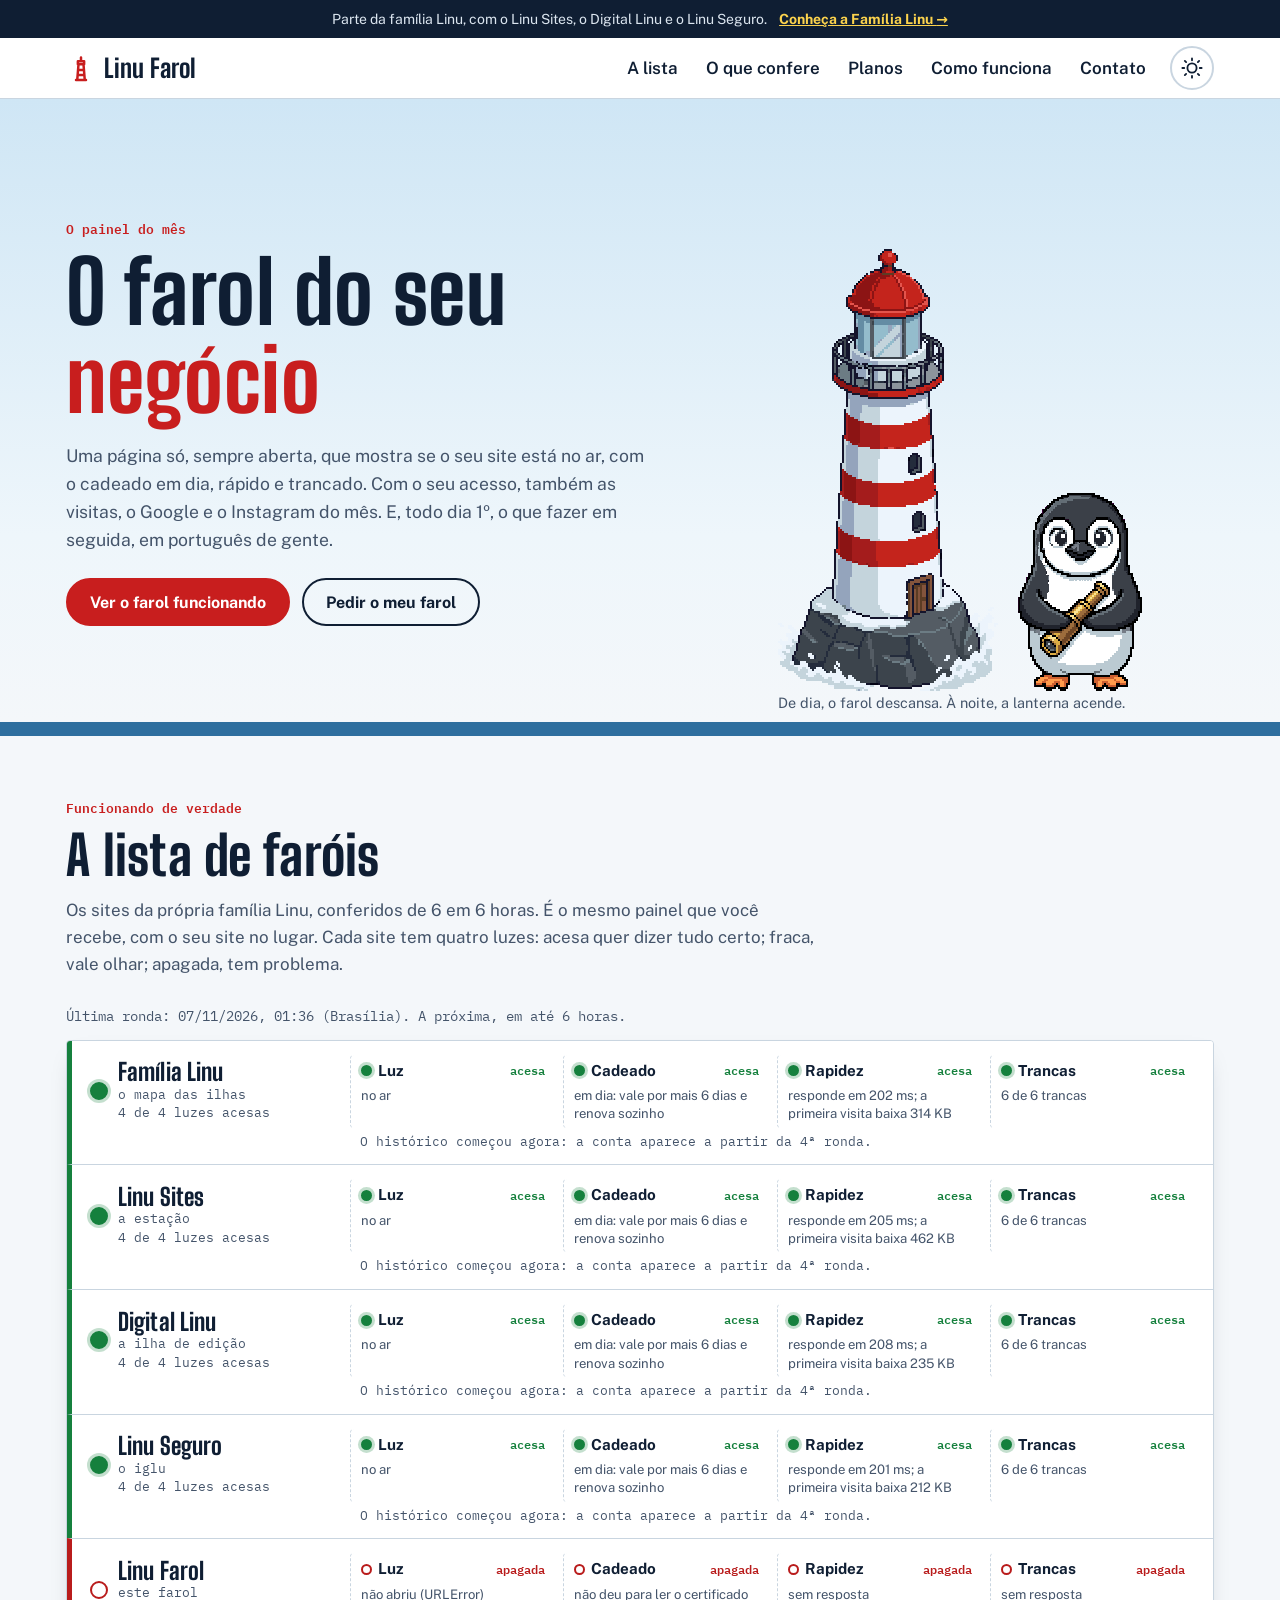
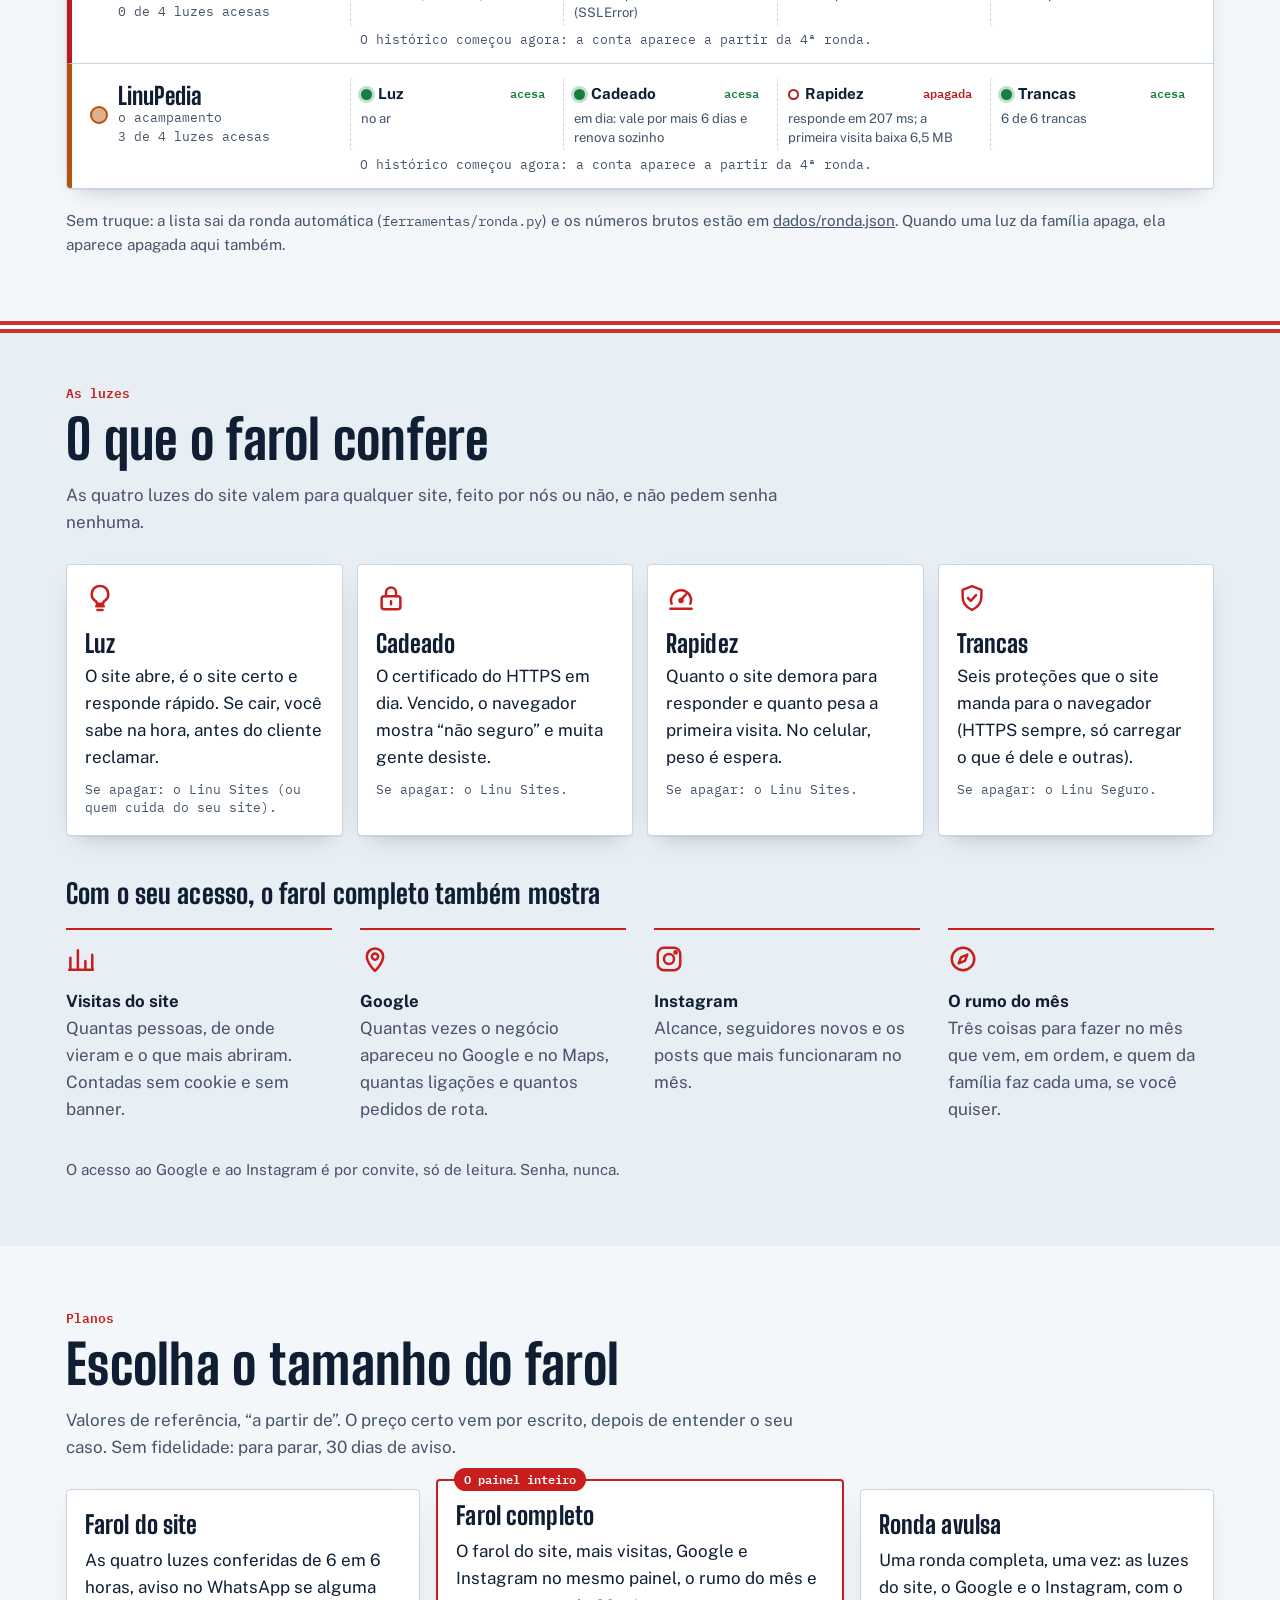
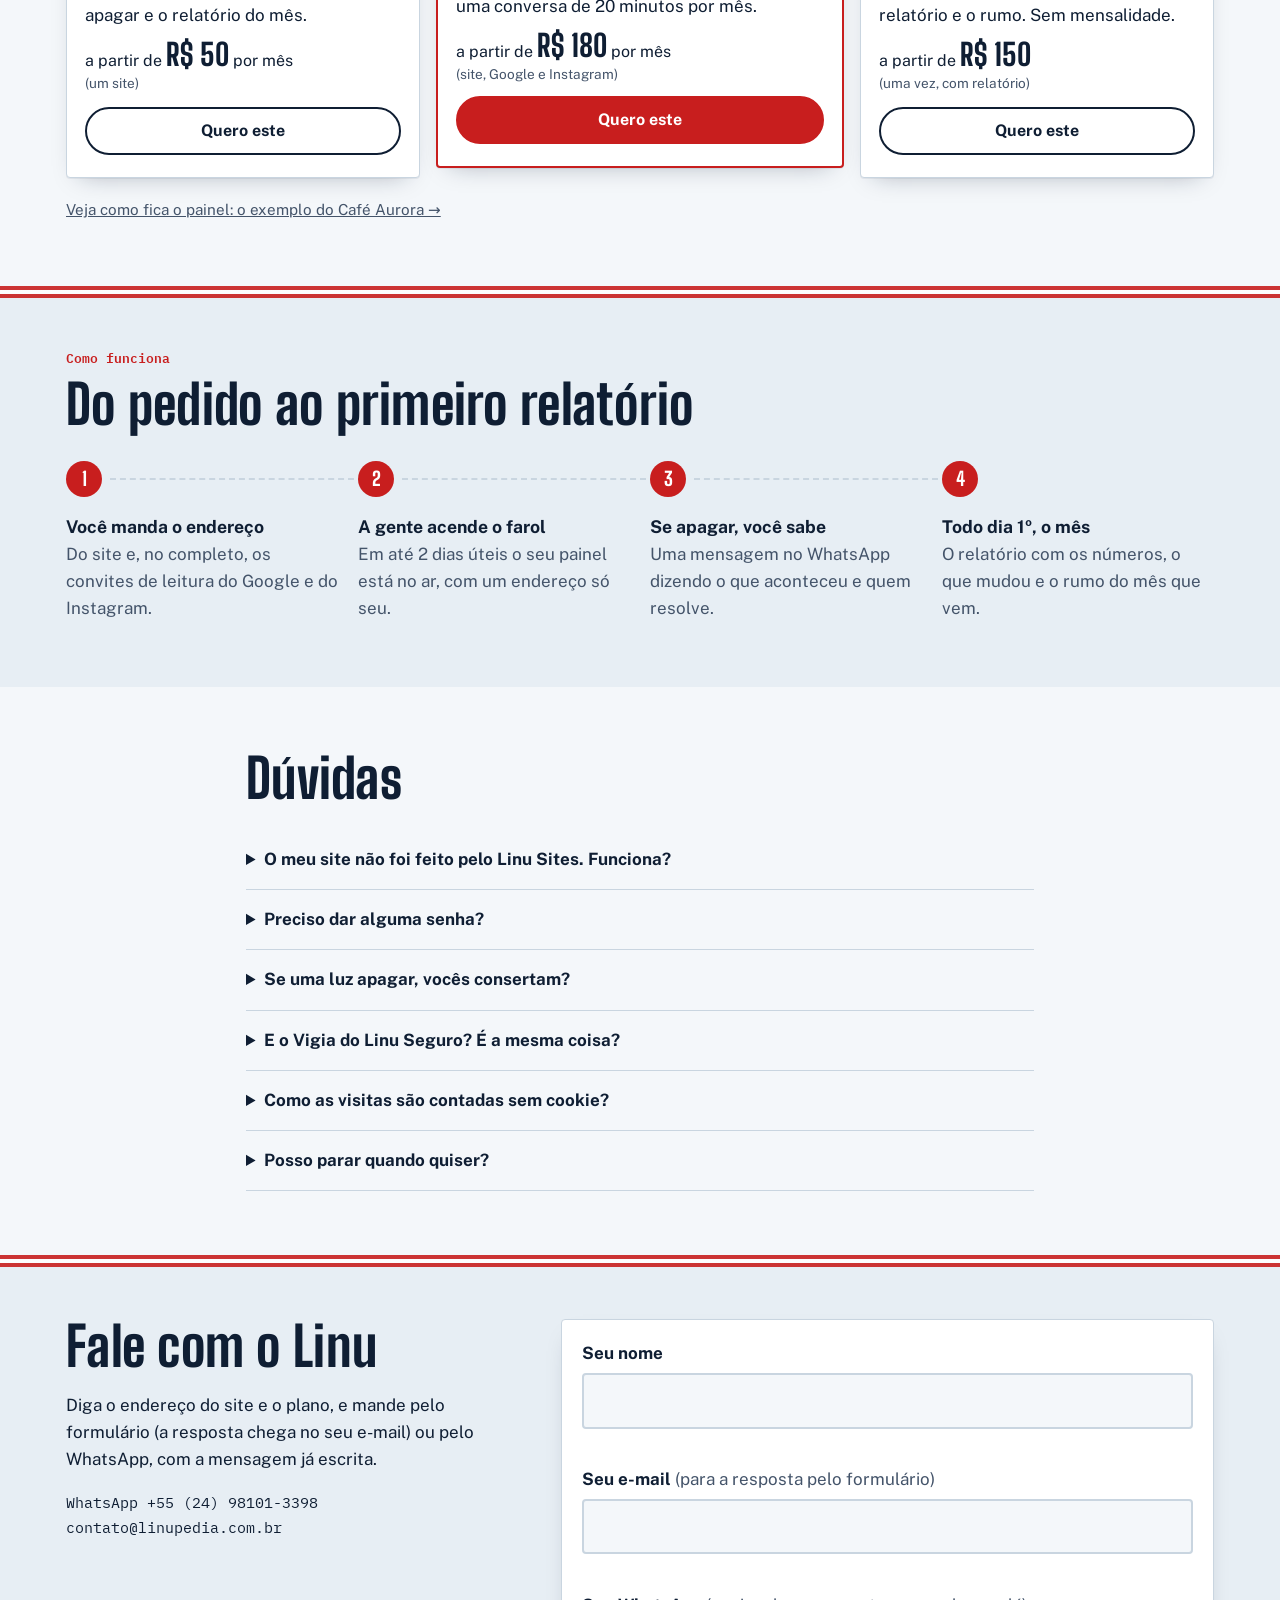
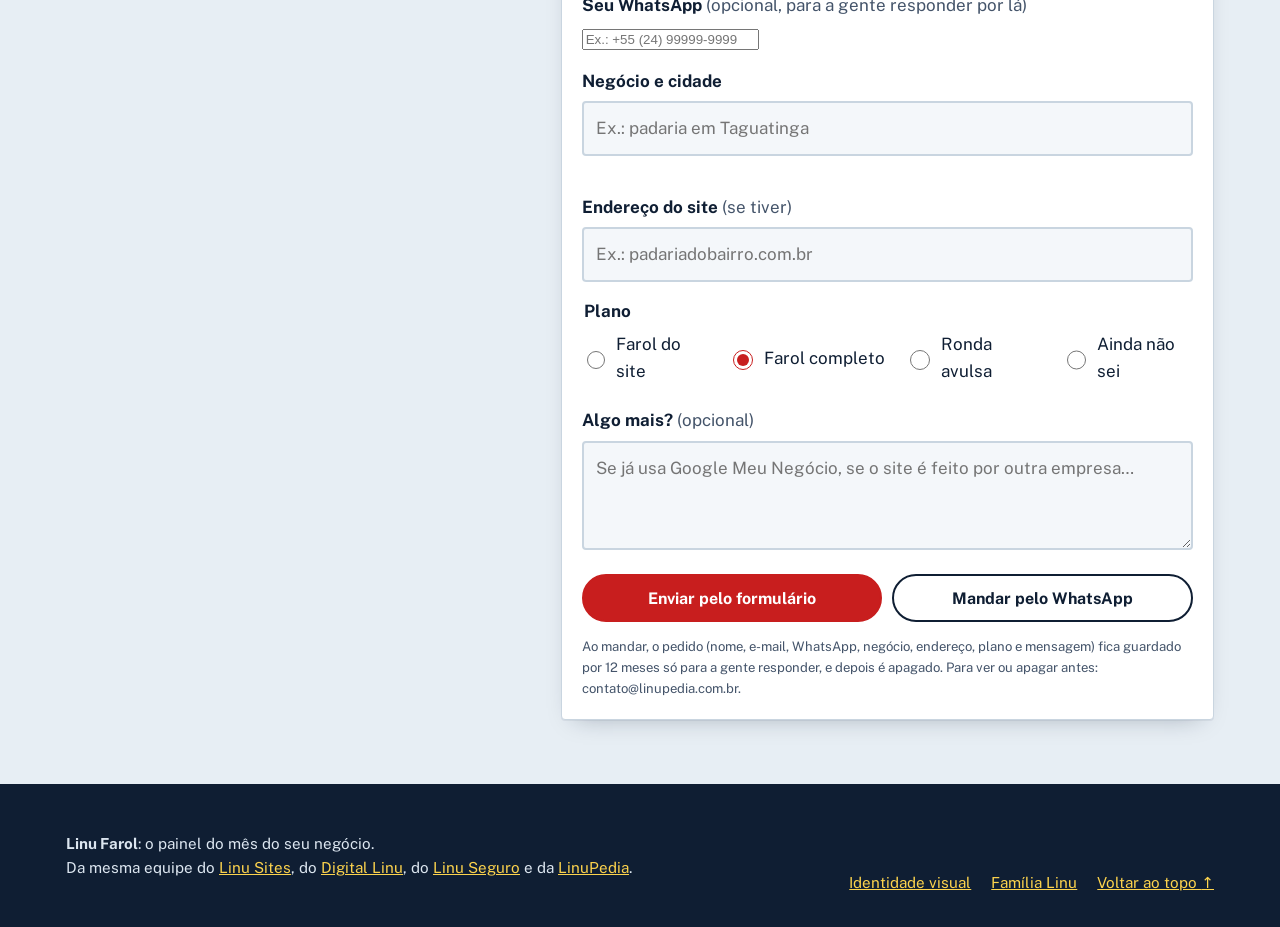
<file: index.html>
<!DOCTYPE html>
<html lang="pt-BR">
<head>
  <meta charset="utf-8">
  <meta name="viewport" content="width=device-width, initial-scale=1">
  <title>Linu Farol: o painel do mês do seu negócio</title>
  <meta name="description" content="Todo mês, uma página que mostra se o seu site está no ar, com o cadeado em dia, rápido e trancado, e como foram as visitas, o Google e o Instagram, com o que fazer em seguida. Da família Linu.">
  <meta name="theme-color" content="#F4F7FA" media="(prefers-color-scheme: light)">
  <meta name="theme-color" content="#06101F" media="(prefers-color-scheme: dark)">
  <link rel="icon" href="img/linu-logo.png?v=04939f80" type="image/png" sizes="128x128">
  <link rel="icon" href="img/icone-32.png?v=af06fd2b" type="image/png" sizes="32x32">
  <link rel="apple-touch-icon" href="img/icone-180.png?v=0174d73d">
  <meta property="og:title" content="Linu Farol">
  <meta property="og:description" content="O painel do mês do seu negócio: o site no ar, o cadeado, a rapidez, as trancas, as visitas, o Google e o Instagram. Da família Linu.">
  <meta property="og:type" content="website">
  <meta property="og:url" content="https://farol.linupedia.com.br/">
  <meta property="og:locale" content="pt_BR">
  <meta property="og:image" content="https://farol.linupedia.com.br/img/compartilhar.png">
  <meta property="og:image:width" content="1200">
  <meta property="og:image:height" content="630">
  <meta name="twitter:card" content="summary_large_image">
  <meta property="og:image:alt" content="O Linu de luneta ao lado do farol, com as quatro luzes: Luz, Cadeado, Rapidez e Trancas">
  <!-- O que o Google lê sobre o Linu Farol (schema.org); os planos são os 3 cartões de #planos -->
  <script type="application/ld+json">{"@context":"https://schema.org","@type":"ProfessionalService","name":"Linu Farol","url":"https://farol.linupedia.com.br/","description":"O painel do mês para pequenos negócios: site no ar, cadeado, rapidez, trancas de segurança, visitas, Google e Instagram.","logo":"https://farol.linupedia.com.br/img/linu-logo.png","telephone":"+55-24-98101-3398","email":"contato@linupedia.com.br","areaServed":"BR","inLanguage":"pt-BR","parentOrganization":{"@type":"Organization","name":"Família Linu","url":"https://familia.linupedia.com.br/"},"hasOfferCatalog":{"@type":"OfferCatalog","name":"Planos","itemListElement":[{"@type":"Offer","itemOffered":{"@type":"Service","name":"Farol do site"},"priceSpecification":{"@type":"UnitPriceSpecification","minPrice":50,"priceCurrency":"BRL","unitText":"mês"}},{"@type":"Offer","itemOffered":{"@type":"Service","name":"Farol completo"},"priceSpecification":{"@type":"UnitPriceSpecification","minPrice":180,"priceCurrency":"BRL","unitText":"mês"}},{"@type":"Offer","itemOffered":{"@type":"Service","name":"Ronda avulsa"},"priceSpecification":{"@type":"UnitPriceSpecification","minPrice":150,"priceCurrency":"BRL"}}]}}</script>
  <meta http-equiv="Content-Security-Policy" content="default-src 'self'; img-src 'self' data:; font-src 'self'; style-src 'self'; script-src 'self'; connect-src 'self'; object-src 'none'; base-uri 'self'; form-action 'self'">
  <link rel="canonical" href="https://farol.linupedia.com.br/">
  <link rel="preload" href="fontes/big-shoulders-display-latin.woff2" as="font" type="font/woff2" crossorigin>
  <link rel="preload" href="fontes/public-sans-latin.woff2" as="font" type="font/woff2" crossorigin>
  <script src="js/tema-inicio.js?v=b2e4d710"></script>
  <link rel="stylesheet" href="css/fontes.css?v=67bf6215">
  <link rel="stylesheet" href="css/estilo.css?v=4674d886">
  <link rel="stylesheet" href="css/movimento.css?v=6c3684a3">
  <script src="js/farol.js?v=d7447dad" defer></script>
  <script src="js/linu-vivo.js?v=daf0f399" defer></script>
  <script src="js/movimento.js?v=c068d761" defer></script>
  <script src="v.js?v=26692d8c" defer></script>
</head>
<body>
  <!-- Os ícones do Linu Farol (traço 2, pontas redondas); o i-farol é a marca do topo -->
  <svg class="sprite" aria-hidden="true" focusable="false">
    <symbol id="i-farol" viewBox="0 0 24 24"><path d="M9 21.5 10 9h4l1 12.5M8 21.5h8M9.5 9V6.5h5V9M12 3.5v3M10.4 13.5h3.2M9.9 17.5h4.2"/></symbol>
    <symbol id="i-luz" viewBox="0 0 24 24"><path d="M9 18.5h6M10 21.5h4M12 2.5a6.5 6.5 0 0 0-3.5 12c.6.4 1 1.1 1 1.8v.2h5v-.2c0-.7.4-1.4 1-1.8a6.5 6.5 0 0 0-3.5-12Z"/></symbol>
    <symbol id="i-cadeado" viewBox="0 0 24 24"><rect x="4.5" y="10.5" width="15" height="10.5" rx="2"/><path d="M8 10.5V7.5a4 4 0 0 1 8 0v3M12 14.5v2.5"/></symbol>
    <symbol id="i-rapidez" viewBox="0 0 24 24"><path d="M4.5 16.5a8 8 0 1 1 15 0"/><path d="m12 13.5 4-4.5"/><circle cx="12" cy="14" r="1.2"/><path d="M3.5 20.5h17"/></symbol>
    <symbol id="i-trancas" viewBox="0 0 24 24"><path d="M12 2.5 4.5 5.5v5.5c0 4.7 3.2 8.6 7.5 10.5 4.3-1.9 7.5-5.8 7.5-10.5V5.5Z"/><path d="m8.75 12 2.25 2.25 4.25-4.5"/></symbol>
    <symbol id="i-visitas" viewBox="0 0 24 24"><path d="M3.5 20.5V11M9.5 20.5V5M15.5 20.5v-7M21 20.5V8.5M2.5 20.5h19"/></symbol>
    <symbol id="i-mapa" viewBox="0 0 24 24"><path d="M12 21.5s-6.5-6.2-6.5-11.5a6.5 6.5 0 0 1 13 0c0 5.3-6.5 11.5-6.5 11.5Z"/><circle cx="12" cy="10" r="2.5"/></symbol>
    <symbol id="i-camera" viewBox="0 0 24 24"><rect x="3" y="3" width="18" height="18" rx="5"/><circle cx="12" cy="12" r="4"/><circle cx="17.25" cy="6.75" r=".9"/></symbol>
    <symbol id="i-bussola" viewBox="0 0 24 24"><circle cx="12" cy="12" r="9"/><path d="m15.5 8.5-2 5-5 2 2-5Z"/></symbol>
  </svg>
  <!-- A faixa da família: aponta para a Família Linu, que reúne os serviços -->
  <aside class="faixa-irma" aria-label="Família Linu">
    <span>Parte da família Linu, com o Linu Sites, o Digital Linu e o Linu Seguro.</span>
    <a href="https://familia.linupedia.com.br/">Conheça a Família Linu <span aria-hidden="true">→</span></a>
  </aside>

  <header class="topo">
    <div class="dentro topo-dentro">
      <a class="marca" href="./" aria-label="Linu Farol, início">
        <svg class="marca-icone" viewBox="0 0 24 24" width="30" height="30" aria-hidden="true"><use href="#i-farol"/></svg>
        <span>Linu Farol</span>
      </a>
      <nav class="menu" aria-label="Seções">
        <button class="menu-botao" type="button" aria-expanded="false" aria-controls="menu-links" data-menu>Menu</button>
        <div class="menu-links" id="menu-links">
          <a href="#lista">A lista</a>
          <a href="#confere">O que confere</a>
          <a href="#planos">Planos</a>
          <a href="#como">Como funciona</a>
          <a href="#contato">Contato</a>
        </div>
      </nav>
      <button class="tema" type="button" data-tema aria-label="Mudar o tema">
        <svg viewBox="0 0 24 24" width="22" height="22" aria-hidden="true"><path class="tema-sol" d="M12 7a5 5 0 1 0 0 10 5 5 0 0 0 0-10ZM12 1.5v2M12 20.5v2M4.2 4.2l1.4 1.4M18.4 18.4l1.4 1.4M1.5 12h2M20.5 12h2M4.2 19.8l1.4-1.4M18.4 5.6l1.4-1.4"/><path class="tema-lua" d="M20.5 14.5A8.5 8.5 0 0 1 9.5 3.5a8.5 8.5 0 1 0 11 11Z"/></svg>
      </button>
    </div>
  </header>

  <main id="conteudo">
    <section class="abertura">
      <div class="dentro abertura-dentro">
        <div class="abertura-texto">
          <p class="sobretitulo">O painel do mês</p>
          <h1>O farol do seu <span class="destaque">negócio</span></h1>
          <p class="abertura-sub">Uma página só, sempre aberta, que mostra se o seu site está no ar, com o cadeado em dia,
            rápido e trancado. Com o seu acesso, também as visitas, o Google e o Instagram do mês. E, todo dia 1º, o que
            fazer em seguida, em português de gente.</p>
          <div class="botoes">
            <a class="botao" href="#lista">Ver o farol funcionando</a>
            <a class="botao botao-contorno" href="#contato">Pedir o meu farol</a>
          </div>
        </div>
        <figure class="cena" data-cena>
          <div class="cena-palco">
            <img class="pixel cena-feixe" src="img/farol-feixe.png?v=bda5ec8e" alt="" width="410" height="221">
            <img class="pixel cena-farol" src="img/farol.png?v=de526834" alt="Um farol de faixas vermelhas e brancas numa pedra, em pixel art" width="110" height="221">
            <img class="pixel cena-noite" src="img/farol-noite.png?v=ee609fbf" alt="" width="110" height="221">
            <img class="pixel cena-luz" src="img/farol-luz.png?v=5d0b2005" alt="" width="110" height="221">
            <img class="pixel cena-linu" data-linu-vivo data-piscar="img/linu-luneta-piscando.png?v=c94945fa" src="img/linu-luneta.png?v=d98d1c5e" alt="O Linu, o pinguim da LinuPedia, de faroleiro, com uma luneta, ao pé do farol" width="124" height="198">
          </div>
          <figcaption class="cena-legenda" data-cena-legenda aria-live="polite">De dia, o farol descansa. À noite, a lanterna acende.</figcaption>
        </figure>
      </div>
    </section>

    <section class="secao" id="lista">
      <div class="dentro">
        <p class="sobretitulo">Funcionando de verdade</p>
        <h2 data-mov="palavras">A lista de faróis</h2>
        <p class="secao-sub" data-mov="sobe">Os sites da própria família Linu, conferidos de 6 em 6 horas. É o mesmo painel que você recebe, com o
          seu site no lugar. Cada site tem quatro luzes: acesa quer dizer tudo certo; fraca, vale olhar; apagada, tem
          problema.</p>
        <p class="faixa-dica" aria-hidden="true">Arraste para o lado: são 6 faróis →</p>
        <div class="lista" data-mov="aparece">
          <!-- ronda:inicio -->
          <p class="lista-quando">Última ronda: <time datetime="2026-11-07T04:36:28+00:00">07/11/2026, 01:36</time> (Brasília). A próxima, em até 6 horas.</p>
          <ol class="faroes">
            <li class="farol-item farol-acesa">
              <div class="farol-cabeca"><span class="sinal sinal-acesa" aria-hidden="true"></span><h3><a href="https://familia.linupedia.com.br/">Família Linu</a></h3><span class="farol-ilha">o mapa das ilhas</span><span class="farol-geral">4 de 4 luzes acesas</span></div>
              <dl class="luzes">
                <div class="luz luz-acesa"><dt><span class="sinal sinal-acesa" aria-hidden="true"></span>Luz <span class="luz-estado">acesa</span></dt><dd>no ar</dd></div>
                <div class="luz luz-acesa"><dt><span class="sinal sinal-acesa" aria-hidden="true"></span>Cadeado <span class="luz-estado">acesa</span></dt><dd>em dia: vale por mais 6 dias e renova sozinho</dd></div>
                <div class="luz luz-acesa"><dt><span class="sinal sinal-acesa" aria-hidden="true"></span>Rapidez <span class="luz-estado">acesa</span></dt><dd>responde em 202 ms; a primeira visita baixa 314 KB</dd></div>
                <div class="luz luz-acesa"><dt><span class="sinal sinal-acesa" aria-hidden="true"></span>Trancas <span class="luz-estado">acesa</span></dt><dd>6 de 6 trancas</dd></div>
              </dl>
              <p class="farol-historico">O histórico começou agora: a conta aparece a partir da 4ª ronda.</p>
            </li>
            <li class="farol-item farol-acesa">
              <div class="farol-cabeca"><span class="sinal sinal-acesa" aria-hidden="true"></span><h3><a href="https://sites.linupedia.com.br/">Linu Sites</a></h3><span class="farol-ilha">a estação</span><span class="farol-geral">4 de 4 luzes acesas</span></div>
              <dl class="luzes">
                <div class="luz luz-acesa"><dt><span class="sinal sinal-acesa" aria-hidden="true"></span>Luz <span class="luz-estado">acesa</span></dt><dd>no ar</dd></div>
                <div class="luz luz-acesa"><dt><span class="sinal sinal-acesa" aria-hidden="true"></span>Cadeado <span class="luz-estado">acesa</span></dt><dd>em dia: vale por mais 6 dias e renova sozinho</dd></div>
                <div class="luz luz-acesa"><dt><span class="sinal sinal-acesa" aria-hidden="true"></span>Rapidez <span class="luz-estado">acesa</span></dt><dd>responde em 205 ms; a primeira visita baixa 462 KB</dd></div>
                <div class="luz luz-acesa"><dt><span class="sinal sinal-acesa" aria-hidden="true"></span>Trancas <span class="luz-estado">acesa</span></dt><dd>6 de 6 trancas</dd></div>
              </dl>
              <p class="farol-historico">O histórico começou agora: a conta aparece a partir da 4ª ronda.</p>
            </li>
            <li class="farol-item farol-acesa">
              <div class="farol-cabeca"><span class="sinal sinal-acesa" aria-hidden="true"></span><h3><a href="https://digital.linupedia.com.br/">Digital Linu</a></h3><span class="farol-ilha">a ilha de edição</span><span class="farol-geral">4 de 4 luzes acesas</span></div>
              <dl class="luzes">
                <div class="luz luz-acesa"><dt><span class="sinal sinal-acesa" aria-hidden="true"></span>Luz <span class="luz-estado">acesa</span></dt><dd>no ar</dd></div>
                <div class="luz luz-acesa"><dt><span class="sinal sinal-acesa" aria-hidden="true"></span>Cadeado <span class="luz-estado">acesa</span></dt><dd>em dia: vale por mais 6 dias e renova sozinho</dd></div>
                <div class="luz luz-acesa"><dt><span class="sinal sinal-acesa" aria-hidden="true"></span>Rapidez <span class="luz-estado">acesa</span></dt><dd>responde em 208 ms; a primeira visita baixa 235 KB</dd></div>
                <div class="luz luz-acesa"><dt><span class="sinal sinal-acesa" aria-hidden="true"></span>Trancas <span class="luz-estado">acesa</span></dt><dd>6 de 6 trancas</dd></div>
              </dl>
              <p class="farol-historico">O histórico começou agora: a conta aparece a partir da 4ª ronda.</p>
            </li>
            <li class="farol-item farol-acesa">
              <div class="farol-cabeca"><span class="sinal sinal-acesa" aria-hidden="true"></span><h3><a href="https://seguro.linupedia.com.br/">Linu Seguro</a></h3><span class="farol-ilha">o iglu</span><span class="farol-geral">4 de 4 luzes acesas</span></div>
              <dl class="luzes">
                <div class="luz luz-acesa"><dt><span class="sinal sinal-acesa" aria-hidden="true"></span>Luz <span class="luz-estado">acesa</span></dt><dd>no ar</dd></div>
                <div class="luz luz-acesa"><dt><span class="sinal sinal-acesa" aria-hidden="true"></span>Cadeado <span class="luz-estado">acesa</span></dt><dd>em dia: vale por mais 6 dias e renova sozinho</dd></div>
                <div class="luz luz-acesa"><dt><span class="sinal sinal-acesa" aria-hidden="true"></span>Rapidez <span class="luz-estado">acesa</span></dt><dd>responde em 201 ms; a primeira visita baixa 212 KB</dd></div>
                <div class="luz luz-acesa"><dt><span class="sinal sinal-acesa" aria-hidden="true"></span>Trancas <span class="luz-estado">acesa</span></dt><dd>6 de 6 trancas</dd></div>
              </dl>
              <p class="farol-historico">O histórico começou agora: a conta aparece a partir da 4ª ronda.</p>
            </li>
            <li class="farol-item farol-apagada">
              <div class="farol-cabeca"><span class="sinal sinal-apagada" aria-hidden="true"></span><h3><a href="https://farol.linupedia.com.br/">Linu Farol</a></h3><span class="farol-ilha">este farol</span><span class="farol-geral">0 de 4 luzes acesas</span></div>
              <dl class="luzes">
                <div class="luz luz-apagada"><dt><span class="sinal sinal-apagada" aria-hidden="true"></span>Luz <span class="luz-estado">apagada</span></dt><dd>não abriu (URLError)</dd></div>
                <div class="luz luz-apagada"><dt><span class="sinal sinal-apagada" aria-hidden="true"></span>Cadeado <span class="luz-estado">apagada</span></dt><dd>não deu para ler o certificado (SSLError)</dd></div>
                <div class="luz luz-apagada"><dt><span class="sinal sinal-apagada" aria-hidden="true"></span>Rapidez <span class="luz-estado">apagada</span></dt><dd>sem resposta</dd></div>
                <div class="luz luz-apagada"><dt><span class="sinal sinal-apagada" aria-hidden="true"></span>Trancas <span class="luz-estado">apagada</span></dt><dd>sem resposta</dd></div>
              </dl>
              <p class="farol-historico">O histórico começou agora: a conta aparece a partir da 4ª ronda.</p>
            </li>
            <li class="farol-item farol-fraca">
              <div class="farol-cabeca"><span class="sinal sinal-fraca" aria-hidden="true"></span><h3><a href="https://linupedia.com.br/">LinuPedia</a></h3><span class="farol-ilha">o acampamento</span><span class="farol-geral">3 de 4 luzes acesas</span></div>
              <dl class="luzes">
                <div class="luz luz-acesa"><dt><span class="sinal sinal-acesa" aria-hidden="true"></span>Luz <span class="luz-estado">acesa</span></dt><dd>no ar</dd></div>
                <div class="luz luz-acesa"><dt><span class="sinal sinal-acesa" aria-hidden="true"></span>Cadeado <span class="luz-estado">acesa</span></dt><dd>em dia: vale por mais 6 dias e renova sozinho</dd></div>
                <div class="luz luz-apagada"><dt><span class="sinal sinal-apagada" aria-hidden="true"></span>Rapidez <span class="luz-estado">apagada</span></dt><dd>responde em 207 ms; a primeira visita baixa 6,5 MB</dd></div>
                <div class="luz luz-acesa"><dt><span class="sinal sinal-acesa" aria-hidden="true"></span>Trancas <span class="luz-estado">acesa</span></dt><dd>6 de 6 trancas</dd></div>
              </dl>
              <p class="farol-historico">O histórico começou agora: a conta aparece a partir da 4ª ronda.</p>
            </li>
          </ol>
          <!-- ronda:fim -->
        </div>
        <p class="lista-nota">Sem truque: a lista sai da ronda automática (<code>ferramentas/ronda.py</code>) e os números
          brutos estão em <a href="dados/ronda.json">dados/ronda.json</a>. Quando uma luz da família apaga, ela aparece
          apagada aqui também.</p>
      </div>
    </section>

    <section class="secao secao-faixa" id="confere">
      <div class="dentro">
        <p class="sobretitulo">As luzes</p>
        <h2 data-mov="palavras">O que o farol confere</h2>
        <p class="secao-sub" data-mov="sobe">As quatro luzes do site valem para qualquer site, feito por nós ou não, e não pedem senha nenhuma.</p>
        <p class="faixa-dica faixa-dica-luzes" aria-hidden="true">Arraste para o lado: são 4 luzes →</p>
        <ul class="luzes-grade" data-mov-grupo="sobe" tabindex="0">
          <li class="cartao-luz"><svg class="icone" viewBox="0 0 24 24" aria-hidden="true"><use href="#i-luz"/></svg>
            <h3>Luz</h3><p>O site abre, é o site certo e responde rápido. Se cair, você sabe na hora, antes do cliente reclamar.</p>
            <p class="quem">Se apagar: o Linu Sites (ou quem cuida do seu site).</p></li>
          <li class="cartao-luz"><svg class="icone" viewBox="0 0 24 24" aria-hidden="true"><use href="#i-cadeado"/></svg>
            <h3>Cadeado</h3><p>O certificado do HTTPS em dia. Vencido, o navegador mostra “não seguro” e muita gente desiste.</p>
            <p class="quem">Se apagar: o Linu Sites.</p></li>
          <li class="cartao-luz"><svg class="icone" viewBox="0 0 24 24" aria-hidden="true"><use href="#i-rapidez"/></svg>
            <h3>Rapidez</h3><p>Quanto o site demora para responder e quanto pesa a primeira visita. No celular, peso é espera.</p>
            <p class="quem">Se apagar: o Linu Sites.</p></li>
          <li class="cartao-luz"><svg class="icone" viewBox="0 0 24 24" aria-hidden="true"><use href="#i-trancas"/></svg>
            <h3>Trancas</h3><p>Seis proteções que o site manda para o navegador (HTTPS sempre, só carregar o que é dele e outras).</p>
            <p class="quem">Se apagar: o Linu Seguro.</p></li>
        </ul>
        <h3 class="subtitulo" data-mov="sobe">Com o seu acesso, o farol completo também mostra</h3>
        <ul class="extras" data-mov-grupo="lado">
          <li><svg class="icone" viewBox="0 0 24 24" aria-hidden="true"><use href="#i-visitas"/></svg><div><b>Visitas do site</b>
            <span>Quantas pessoas, de onde vieram e o que mais abriram. Contadas sem cookie e sem banner.</span></div></li>
          <li><svg class="icone" viewBox="0 0 24 24" aria-hidden="true"><use href="#i-mapa"/></svg><div><b>Google</b>
            <span>Quantas vezes o negócio apareceu no Google e no Maps, quantas ligações e quantos pedidos de rota.</span></div></li>
          <li><svg class="icone" viewBox="0 0 24 24" aria-hidden="true"><use href="#i-camera"/></svg><div><b>Instagram</b>
            <span>Alcance, seguidores novos e os posts que mais funcionaram no mês.</span></div></li>
          <li><svg class="icone" viewBox="0 0 24 24" aria-hidden="true"><use href="#i-bussola"/></svg><div><b>O rumo do mês</b>
            <span>Três coisas para fazer no mês que vem, em ordem, e quem da família faz cada uma, se você quiser.</span></div></li>
        </ul>
        <p class="nota" data-mov="aparece">O acesso ao Google e ao Instagram é por convite, só de leitura. Senha, nunca.</p>
      </div>
    </section>

    <section class="secao" id="planos">
      <div class="dentro">
        <p class="sobretitulo">Planos</p>
        <h2 data-mov="palavras">Escolha o tamanho do farol</h2>
        <p class="secao-sub" data-mov="sobe">Valores de referência, “a partir de”. O preço certo vem por escrito, depois de entender o seu caso. Sem fidelidade: para parar, 30 dias de aviso.</p>
        <p class="faixa-dica faixa-dica-planos" aria-hidden="true">Arraste para o lado: são 3 planos →</p>
        <div class="planos" data-mov-grupo="sobe">
          <article class="plano" data-id="farol-site" data-preco="50" data-tipo="mensal">
            <h3>Farol do site</h3>
            <p>As quatro luzes conferidas de 6 em 6 horas, aviso no WhatsApp se alguma apagar e o relatório do mês.</p>
            <p class="servico-preco">a partir de <b>R$&nbsp;50</b> por mês <span>(um site)</span></p>
            <a class="botao botao-contorno" href="#contato" data-escolher="Farol do site">Quero este</a>
          </article>
          <article class="plano plano-destaque" data-id="farol-completo" data-preco="180" data-tipo="mensal">
            <p class="selo">O painel inteiro</p>
            <h3>Farol completo</h3>
            <p>O farol do site, mais visitas, Google e Instagram no mesmo painel, o rumo do mês e uma conversa de 20 minutos por mês.</p>
            <p class="servico-preco">a partir de <b>R$&nbsp;180</b> por mês <span>(site, Google e Instagram)</span></p>
            <a class="botao" href="#contato" data-escolher="Farol completo">Quero este</a>
          </article>
          <article class="plano" data-id="ronda-avulsa" data-preco="150" data-tipo="unico">
            <h3>Ronda avulsa</h3>
            <p>Uma ronda completa, uma vez: as luzes do site, o Google e o Instagram, com o relatório e o rumo. Sem mensalidade.</p>
            <p class="servico-preco">a partir de <b>R$&nbsp;150</b> <span>(uma vez, com relatório)</span></p>
            <a class="botao botao-contorno" href="#contato" data-escolher="Ronda avulsa">Quero este</a>
          </article>
        </div>
        <p class="nota painel-exemplo-link" data-mov="aparece"><a href="p/exemplo/">Veja como fica o painel: o exemplo do Café Aurora <span aria-hidden="true">→</span></a></p>
      </div>
    </section>

    <section class="secao secao-faixa" id="como">
      <div class="dentro">
        <p class="sobretitulo">Como funciona</p>
        <h2 data-mov="palavras">Do pedido ao primeiro relatório</h2>
        <ol class="passos" data-mov-grupo="sobe">
          <li><b>Você manda o endereço</b><span>Do site e, no completo, os convites de leitura do Google e do Instagram.</span></li>
          <li><b>A gente acende o farol</b><span>Em até 2 dias úteis o seu painel está no ar, com um endereço só seu.</span></li>
          <li><b>Se apagar, você sabe</b><span>Uma mensagem no WhatsApp dizendo o que aconteceu e quem resolve.</span></li>
          <li><b>Todo dia 1º, o mês</b><span>O relatório com os números, o que mudou e o rumo do mês que vem.</span></li>
        </ol>
      </div>
    </section>

    <section class="secao" id="duvidas">
      <div class="dentro dentro-estreito">
        <h2 data-mov="palavras">Dúvidas</h2>
        <div class="duvidas" data-mov-grupo="sobe">
          <details><summary>O meu site não foi feito pelo Linu Sites. Funciona?</summary><p>Funciona igual. As quatro luzes olham o site de fora, como um visitante, e não precisam de acesso a nada.</p></details>
          <details><summary>Preciso dar alguma senha?</summary><p>Não. O site não pede nada; o Google e o Instagram são por convite de leitura, que você dá e tira quando quiser. Nunca mande senha por mensagem, nem para a gente.</p></details>
          <details><summary>Se uma luz apagar, vocês consertam?</summary><p>O farol avisa e diz o que foi. O conserto é à parte, com quem cuida do site: se for a família, o Linu Sites ou o Linu Seguro mandam o preço antes de mexer.</p></details>
          <details><summary>E o Vigia do Linu Seguro? É a mesma coisa?</summary><p>Não. O Vigia confere a segurança por dentro (as cópias, as contas, senhas vazadas). O farol olha de fora e junta os números do negócio num painel só. Os dois andam bem juntos.</p></details>
          <details><summary>Como as visitas são contadas sem cookie?</summary><p>Com um contador que não guarda quem é a pessoa, só a página e de onde veio. Por isso não precisa daquele aviso de cookies.</p></details>
          <details><summary>Posso parar quando quiser?</summary><p>Pode. Sem fidelidade: 30 dias de aviso e o painel fica com você em PDF.</p></details>
        </div>
      </div>
    </section>

    <section class="secao secao-faixa contato" id="contato">
      <div class="dentro contato-dentro">
        <div class="contato-texto">
          <h2 data-mov="palavras">Fale com o Linu</h2>
          <p>Diga o endereço do site e o plano, e mande pelo formulário (a resposta chega no seu e-mail) ou pelo WhatsApp,
            com a mensagem já escrita.</p>
          <p class="contato-canais">WhatsApp +55 (24) 98101-3398<br>contato@linupedia.com.br</p>
          <img class="pixel contato-linu" data-mov="cortina" data-linu-vivo data-piscar="img/linu-frente-piscando.png?v=bdd2509a" src="img/linu-frente.png?v=015c42f4" alt="" width="172" height="190" loading="lazy">
        </div>
        <div class="formulario" data-formulario>
          <div class="campo">
            <label for="nome">Seu nome</label>
            <input type="text" id="nome" name="nome" autocomplete="name" required aria-describedby="nome-erro">
            <p class="campo-erro" id="nome-erro" aria-live="polite"></p>
          </div>
          <div class="campo">
            <label for="email">Seu e-mail <span class="opcional">(para a resposta pelo formulário)</span></label>
            <input type="email" id="email" name="email" autocomplete="email" inputmode="email" aria-describedby="email-erro">
            <p class="campo-erro" id="email-erro" aria-live="polite"></p>
          </div>
          <div class="campo">
            <label for="telefone">Seu WhatsApp <span class="opcional">(opcional, para a gente responder por lá)</span></label>
            <input type="tel" id="telefone" name="telefone" autocomplete="tel" inputmode="tel" maxlength="30" placeholder="Ex.: +55 (24) 99999-9999">
          </div>
          <div class="campo">
            <label for="negocio">Negócio e cidade</label>
            <input type="text" id="negocio" name="negocio" placeholder="Ex.: padaria em Taguatinga" required aria-describedby="negocio-erro">
            <p class="campo-erro" id="negocio-erro" aria-live="polite"></p>
          </div>
          <div class="campo">
            <label for="endereco">Endereço do site <span class="opcional">(se tiver)</span></label>
            <input type="text" id="endereco" name="endereco" inputmode="url" autocomplete="url" placeholder="Ex.: padariadobairro.com.br">
          </div>
          <fieldset class="campo">
            <legend>Plano</legend>
            <div class="opcoes">
              <label><input type="radio" name="plano" value="Farol do site"> Farol do site</label>
              <label><input type="radio" name="plano" value="Farol completo" checked> Farol completo</label>
              <label><input type="radio" name="plano" value="Ronda avulsa"> Ronda avulsa</label>
              <label><input type="radio" name="plano" value="Ainda não sei"> Ainda não sei</label>
            </div>
          </fieldset>
          <div class="campo">
            <label for="mensagem">Algo mais? <span class="opcional">(opcional)</span></label>
            <textarea id="mensagem" name="mensagem" rows="3" placeholder="Se já usa Google Meu Negócio, se o site é feito por outra empresa…"></textarea>
          </div>
          <!-- campo que só robô preenche (o servidor ignora o pedido que vier com ele) -->
          <div class="pote" aria-hidden="true"><label>Não preencha<input type="text" name="site_extra" tabindex="-1" autocomplete="off"></label></div>
          <div class="formulario-botoes">
            <button type="button" class="botao" data-enviar="formulario">Enviar pelo formulário</button>
            <a class="botao botao-contorno" href="https://wa.me/5524981013398" target="_blank" rel="noopener" data-enviar="whatsapp">Mandar pelo WhatsApp</a>
          </div>
          <p class="formulario-status" data-formulario-status role="status" aria-live="polite"></p>
          <p class="formulario-privacidade">Ao mandar, o pedido (nome, e-mail, WhatsApp, negócio, endereço, plano e mensagem) fica guardado por 12 meses só para a gente responder, e depois é apagado. Para ver ou apagar antes: contato@linupedia.com.br.</p>
        </div>
      </div>
    </section>
  </main>

  <!-- No celular, o pedido fica preso embaixo, ao alcance do polegar (some quando o contato está na tela) -->
  <aside class="barra-pedir" data-barra aria-label="Pedir o farol">
    <span>O painel do mês, a partir de R$&nbsp;50</span>
    <a class="botao" href="#contato">Pedir o farol</a>
  </aside>

  <footer class="rodape">
    <div class="dentro rodape-dentro">
      <p><b>Linu Farol</b>: o painel do mês do seu negócio.<br>Da mesma equipe do
        <a href="https://sites.linupedia.com.br/">Linu Sites</a>, do <a href="https://digital.linupedia.com.br/">Digital Linu</a>,
        do <a href="https://seguro.linupedia.com.br/">Linu Seguro</a> e da <a href="https://linupedia.com.br/">LinuPedia</a>.</p>
      <div class="rodape-links">
        <a class="rodape-link" href="https://familia.linupedia.com.br/identidade">Identidade visual</a>
        <a class="rodape-link" href="https://familia.linupedia.com.br/">Família Linu</a>
        <a class="topo-voltar" href="#" data-voltar>Voltar ao topo <span aria-hidden="true">↑</span></a>
      </div>
    </div>
  </footer>
</body>
</html>
</file>
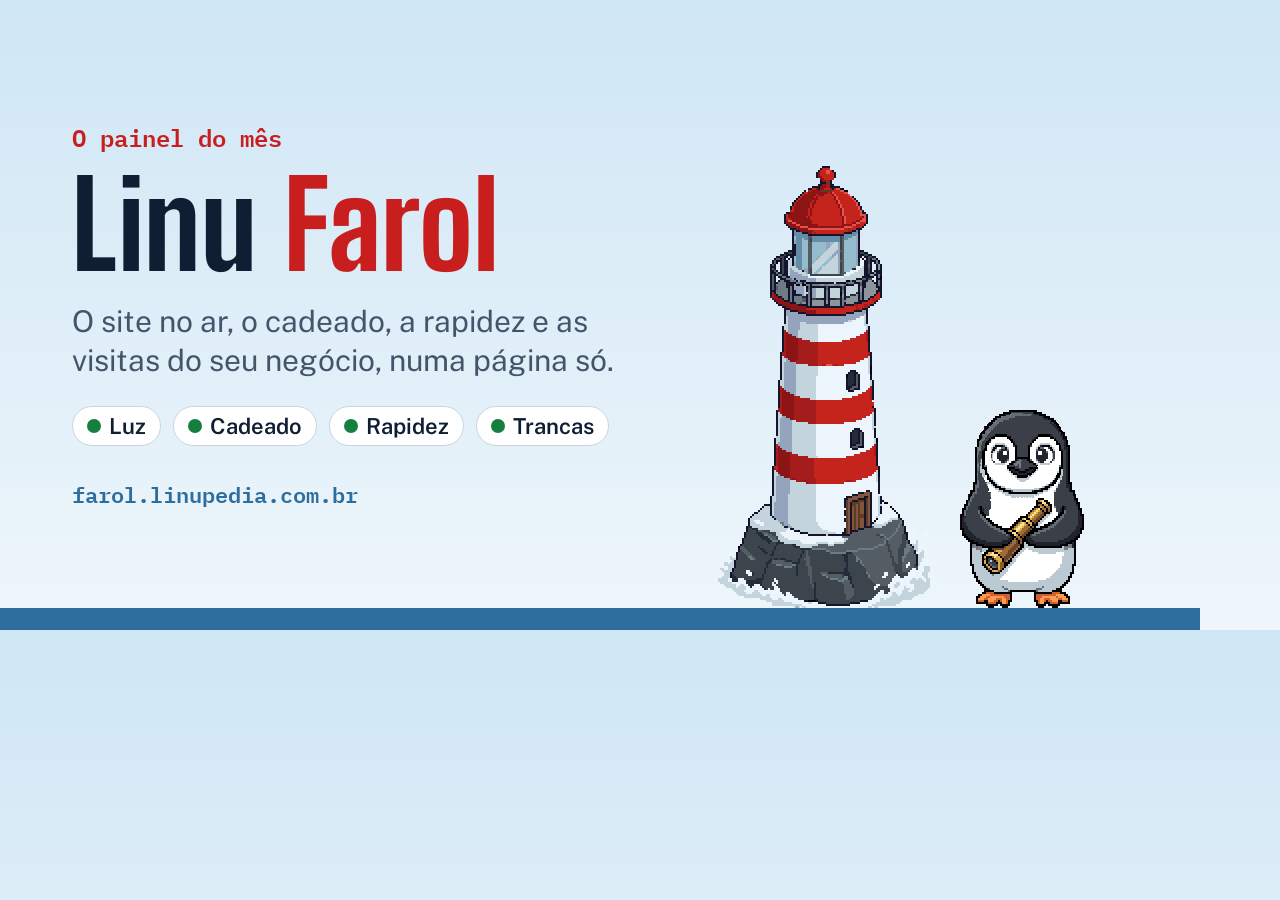
<file: ferramentas/compartilhar/imagem.html>
<!DOCTYPE html>
<!-- A imagem de compartilhar do Linu Farol (1200 × 630, 11/11/2026): o farol em 2× e o Linu de luneta em 1×, a proporção da
     abertura do site. Gerar de novo: node ferramentas/compartilhar/gerar.mjs -->
<html lang="pt-BR" data-theme="light"><head><meta charset="utf-8">
<link rel="stylesheet" href="../../css/fontes.css">
<link rel="stylesheet" href="../../css/estilo.css">
<style>
  html, body { margin: 0; }
  body { width: 1200px; height: 630px; overflow: hidden; box-sizing: border-box; display: grid; grid-template-columns: 1fr 520px;
         align-items: center; padding: 0 40px 0 72px; background: linear-gradient(180deg, var(--ceu-1), var(--ceu-2)); position: relative; }
  body::after { content: ""; position: absolute; left: 0; right: 0; bottom: 0; height: 22px; background: var(--mar); }
  .rotulo { font: 600 24px "IBM Plex Mono", monospace; color: var(--farol); margin: 0 0 14px; }
  h1 { font: 800 120px/0.92 "Big Shoulders Display", sans-serif; margin: 0; color: var(--tinta); }
  h1 span { color: var(--farol); }
  .frase { font: 400 30px/1.3 "Public Sans", sans-serif; color: var(--tinta-suave); margin: 22px 0 0; max-width: 560px; }
  .luzes { display: flex; gap: 12px; margin: 26px 0 0; padding: 0; list-style: none; }
  .luzes li { display: flex; align-items: center; gap: 8px; font: 600 22px "Public Sans", sans-serif; color: var(--tinta);
              background: var(--papel); border: 1px solid var(--linha); border-radius: 999px; padding: 6px 14px; }
  .luzes li::before { content: ""; width: 14px; height: 14px; border-radius: 50%; background: var(--acesa); }
  .pe { font: 600 22px "IBM Plex Mono", monospace; color: var(--mar); margin: 30px 0 0; }
  .cena { display: flex; align-items: flex-end; justify-content: center; gap: 24px; align-self: end; padding-bottom: 22px; }
  .cena img { image-rendering: pixelated; display: block; }
</style></head><body>
  <div>
    <p class="rotulo">O painel do mês</p>
    <h1>Linu <span>Farol</span></h1>
    <p class="frase">O site no ar, o cadeado, a rapidez e as visitas do seu negócio, numa página só.</p>
    <ul class="luzes"><li>Luz</li><li>Cadeado</li><li>Rapidez</li><li>Trancas</li></ul>
    <p class="pe">farol.linupedia.com.br</p>
  </div>
  <div class="cena">
    <img src="../../img/farol.png" alt="" width="220" height="442">
    <img src="../../img/linu-luneta.png" alt="" width="124" height="198">
  </div>
</body></html>
</file>
<file: css/fontes.css>
/* Fontes servidas pelo próprio site (antes vinham do Google Fonts): Big Shoulders Display, IBM Plex Mono, Public Sans. Subconjuntos: latin. Feito com linuarquivos/modelos/ferramentas/fontes-locais.py. */
@font-face { font-family: 'Big Shoulders Display'; font-style: normal; font-weight: 700 800; font-display: swap; src: url(../fontes/big-shoulders-display-latin.woff2) format('woff2'); unicode-range: U+0000-00FF, U+0131, U+0152-0153, U+02BB-02BC, U+02C6, U+02DA, U+02DC, U+0304, U+0308, U+0329, U+2000-206F, U+20AC, U+2122, U+2191, U+2193, U+2212, U+2215, U+FEFF, U+FFFD; }
@font-face { font-family: 'IBM Plex Mono'; font-style: normal; font-weight: 400; font-display: swap; src: url(../fontes/ibm-plex-mono-latin-400.woff2) format('woff2'); unicode-range: U+0000-00FF, U+0131, U+0152-0153, U+02BB-02BC, U+02C6, U+02DA, U+02DC, U+0304, U+0308, U+0329, U+2000-206F, U+20AC, U+2122, U+2191, U+2193, U+2212, U+2215, U+FEFF, U+FFFD; }
@font-face { font-family: 'IBM Plex Mono'; font-style: normal; font-weight: 600; font-display: swap; src: url(../fontes/ibm-plex-mono-latin-600.woff2) format('woff2'); unicode-range: U+0000-00FF, U+0131, U+0152-0153, U+02BB-02BC, U+02C6, U+02DA, U+02DC, U+0304, U+0308, U+0329, U+2000-206F, U+20AC, U+2122, U+2191, U+2193, U+2212, U+2215, U+FEFF, U+FFFD; }
@font-face { font-family: 'Public Sans'; font-style: normal; font-weight: 400 700; font-display: swap; src: url(../fontes/public-sans-latin.woff2) format('woff2'); unicode-range: U+0000-00FF, U+0131, U+0152-0153, U+02BB-02BC, U+02C6, U+02DA, U+02DC, U+0304, U+0308, U+0329, U+2000-206F, U+20AC, U+2122, U+2191, U+2193, U+2212, U+2215, U+FEFF, U+FFFD; }
</file>
<file: css/estilo.css>
/* Linu Farol (07/11/2026): o farol visto do mar. De dia, a torre branca de faixas vermelhas; à noite, a lanterna
   acesa e o facho. O painel é a "lista de faróis" (o registro técnico de cada farol), uma entrada por site.
   Três versões de verdade (DIRETRIZES-UX.md, seção 3), cada uma com a sua composição:
   - celular (até 699 px): tudo em coluna, o farol e o Linu lado a lado em 1×, as luzes de cada site num 2 × 2 e a
     barra de pedir presa embaixo;
   - tablet (700 a 1099 px): a abertura em panorama (o texto em cima, o farol em 2× com o facho atravessando a tela
     embaixo), a lista em duas colunas;
   - computador (1100 px ou mais): o texto ao lado do farol, e a lista vira a tabela do registro (uma linha por site,
     uma coluna por luz).
   Letras: Big Shoulders Display (as placas de sinalização do mar), Public Sans no texto, IBM Plex Mono nos números
   do registro. Identidade: IDENTIDADE.md. */

:root {
  --fundo: #F4F7FA;
  --fundo-2: #E7EEF4;
  --papel: #FFFFFF;
  --tinta: #0F1E33;
  --tinta-suave: #44546A;
  --linha: #C9D5E0;
  --farol: #C81E1E;          /* o vermelho das faixas: botões e destaques (5,9:1 com branco) */
  --farol-forte: #A3171A;
  --texto-botao: #FFFFFF;
  --ceu-1: #CFE6F5;
  --ceu-2: #EEF6FB;
  --mar: #2E6E9E;
  --acesa: #15803D;          /* as três luzes: sempre com a palavra ao lado, nunca só a cor */
  --fraca: #B45309;
  --apagada: #B91C1C;
  --sombra: 0 1px 0 rgba(15, 30, 51, .06), 0 10px 24px -14px rgba(15, 30, 51, .35);
  --raio: 4px;
  color-scheme: light;
}
:root[data-theme="dark"] {
  --fundo: #06101F; --fundo-2: #0A1A2E; --papel: #0E2038; --tinta: #E8EEF6; --tinta-suave: #A7B6C8;
  --linha: #1E3554; --farol: #FBBF24; --farol-forte: #FCD34D; --texto-botao: #1A1200;
  --ceu-1: #030A16; --ceu-2: #0B1D35; --mar: #0C2A48;
  --acesa: #4ADE80; --fraca: #FBBF24; --apagada: #F87171;
  --sombra: 0 1px 0 rgba(0, 0, 0, .3), 0 14px 30px -16px rgba(0, 0, 0, .8);
  color-scheme: dark;
}
@media (prefers-color-scheme: dark) {
  :root:not([data-theme="light"]) {
    --fundo: #06101F; --fundo-2: #0A1A2E; --papel: #0E2038; --tinta: #E8EEF6; --tinta-suave: #A7B6C8;
    --linha: #1E3554; --farol: #FBBF24; --farol-forte: #FCD34D; --texto-botao: #1A1200;
    --ceu-1: #030A16; --ceu-2: #0B1D35; --mar: #0C2A48;
    --acesa: #4ADE80; --fraca: #FBBF24; --apagada: #F87171;
    --sombra: 0 1px 0 rgba(0, 0, 0, .3), 0 14px 30px -16px rgba(0, 0, 0, .8);
    color-scheme: dark;
  }
}

*, *::before, *::after { box-sizing: border-box; }
html { scroll-behavior: smooth; scroll-padding-top: 76px; }
body { margin: 0; background: var(--fundo); color: var(--tinta); font: 400 1.0625rem/1.6 "Public Sans", system-ui, sans-serif; -webkit-font-smoothing: antialiased; }
img { max-width: 100%; height: auto; }
.pixel { image-rendering: pixelated; max-width: none; }
a { color: inherit; }
h1, h2, h3 { font-family: "Big Shoulders Display", "Arial Narrow", sans-serif; font-weight: 800; line-height: 1.02; letter-spacing: .005em; margin: 0; }
h1 { font-size: clamp(2.9rem, 11vw, 5.4rem); }
h2 { font-size: clamp(2.2rem, 7vw, 3.4rem); }
h3 { font-size: 1.55rem; }
code { font: 400 .9em "IBM Plex Mono", monospace; }
.sprite { display: none; }
.dentro { width: 100%; max-width: 1180px; margin: 0 auto; padding: 0 16px; }
.dentro-estreito { max-width: 820px; }
:focus-visible { outline: 3px solid var(--farol); outline-offset: 3px; }

/* A faixa da família */
.faixa-irma { display: flex; flex-wrap: wrap; justify-content: center; gap: 4px 12px; padding: 8px 16px; background: #0F1E33; color: #DCE6F0; font-size: .875rem; text-align: center; }
.faixa-irma a { color: #FCD34D; font-weight: 700; }

/* O topo */
.topo { position: sticky; top: 0; z-index: 20; background: var(--papel); border-bottom: 1px solid var(--linha); }
.topo-dentro { display: flex; align-items: center; gap: 12px; min-height: 60px; }
.marca { display: flex; align-items: center; gap: 8px; text-decoration: none; font: 800 1.6rem/1 "Big Shoulders Display", sans-serif; }
.marca-icone { fill: none; stroke: var(--farol); stroke-width: 2; stroke-linecap: round; stroke-linejoin: round; }
.menu { margin-left: auto; position: relative; }
.menu-botao { font: 600 1rem "Public Sans", sans-serif; color: var(--tinta); background: none; border: 2px solid var(--linha); border-radius: var(--raio); padding: 7px 14px; min-height: 44px; cursor: pointer; }
.menu-links { display: none; position: absolute; right: 0; top: calc(100% + 8px); flex-direction: column; min-width: 220px; padding: 8px; background: var(--papel); border: 1px solid var(--linha); border-radius: var(--raio); box-shadow: var(--sombra); }
.menu-links.aberto { display: flex; }
.menu-links a { padding: 10px 12px; text-decoration: none; font-weight: 600; border-radius: var(--raio); }
.menu-links a:hover { background: var(--fundo-2); }
.tema { display: grid; place-items: center; width: 44px; height: 44px; color: var(--tinta); background: none; border: 2px solid var(--linha); border-radius: 50%; cursor: pointer; }
.tema svg { fill: none; stroke: currentColor; stroke-width: 2; stroke-linecap: round; }
.tema-lua { display: none; }
:root[data-theme="dark"] .tema-sol { display: none; }
:root[data-theme="dark"] .tema-lua { display: inline; }
@media (prefers-color-scheme: dark) { :root:not([data-theme="light"]) .tema-sol { display: none; } :root:not([data-theme="light"]) .tema-lua { display: inline; } }

/* Botões */
.botoes { display: flex; flex-wrap: wrap; gap: 12px; margin-top: 24px; }
.botao { display: inline-flex; align-items: center; justify-content: center; min-height: 48px; padding: 10px 22px; border: 2px solid var(--farol); border-radius: 999px; background: var(--farol); color: var(--texto-botao); font: 700 1rem/1.2 "Public Sans", sans-serif; text-decoration: none; cursor: pointer; transition: background-color .15s, transform .15s; }
.botao:hover { background: var(--farol-forte); border-color: var(--farol-forte); }
.botao:active { transform: translateY(1px); }
.botao-contorno { background: transparent; color: var(--tinta); border-color: var(--tinta); }
.botao-contorno:hover { background: var(--fundo-2); border-color: var(--tinta); }
.botao.enviado { background: var(--acesa); border-color: var(--acesa); }

/* A abertura: o céu e o mar atrás do farol */
.abertura { background: linear-gradient(180deg, var(--ceu-1), var(--ceu-2) 70%, var(--fundo)); overflow: hidden; }
.abertura-dentro { display: grid; gap: 8px; padding-top: 36px; }
.sobretitulo { margin: 0 0 10px; font: 600 .82rem/1.3 "IBM Plex Mono", monospace; color: var(--farol); }
.destaque { color: var(--farol); }
.abertura-sub { max-width: 34em; margin: 18px 0 0; color: var(--tinta-suave); font-size: 1.1rem; }
.cena { margin: 24px 0 0; }
.cena-palco { position: relative; height: 230px; overflow: hidden; border-bottom: 10px solid var(--mar); }
.cena-palco img { position: absolute; bottom: 0; }
/* celular: o farol e o Linu em 1×, lado a lado */
.cena-farol, .cena-noite, .cena-luz { left: calc(50% - 125px); width: 110px; height: 221px; }
.cena-feixe { left: calc(50% - 275px); width: 410px; height: 221px; }
.cena-linu { left: calc(50% + 2px); width: 124px; height: 198px; }
.cena-noite, .cena-luz, .cena-feixe { opacity: 0; transition: opacity .3s ease-in; }
:root[data-theme="dark"] .cena-noite, :root[data-theme="dark"] .cena-luz, :root[data-theme="dark"] .cena-feixe { opacity: 1; }
@media (prefers-color-scheme: dark) { :root:not([data-theme="light"]) .cena-noite, :root:not([data-theme="light"]) .cena-luz, :root:not([data-theme="light"]) .cena-feixe { opacity: 1; } }
.acendeu .cena-luz, .acendeu .cena-feixe { animation: acender .9s steps(4, end); }
.acendeu .cena-linu, .apagou .cena-linu { animation: pulinho .5s steps(5, end); }
@keyframes acender { 0% { opacity: 0; } 30% { opacity: 1; } 45% { opacity: .3; } 100% { opacity: 1; } }
@keyframes pulinho { 40% { translate: 0 -8px; } }
.cena-legenda { margin: 10px 0 0; text-align: center; font-size: .9rem; color: var(--tinta-suave); }

/* As seções; a faixa vermelha e branca do farol separa as seções alternadas */
.secao { padding: 64px 0; }
.secao-faixa { background: var(--fundo-2); position: relative; }
.secao-faixa::before { content: ""; position: absolute; left: 0; right: 0; top: 0; height: 12px; background: repeating-linear-gradient(180deg, var(--farol) 0 4px, var(--papel) 4px 8px); opacity: .9; }
.secao-sub { max-width: 44em; margin: 14px 0 0; color: var(--tinta-suave); }
.subtitulo { margin-top: 44px; font-size: 1.7rem; }
.nota, .lista-nota { margin: 20px 0 0; font-size: .95rem; color: var(--tinta-suave); }

/* A lista de faróis: o registro, uma entrada por site */
.lista { margin-top: 28px; }
.lista-quando { margin: 0 0 14px; font: 400 .85rem/1.4 "IBM Plex Mono", monospace; color: var(--tinta-suave); }
.faroes { list-style: none; margin: 0; padding: 0; display: grid; gap: 14px; }
.farol-item { background: var(--papel); border: 1px solid var(--linha); border-top: 4px solid var(--acesa); border-radius: var(--raio); padding: 14px; box-shadow: var(--sombra); }
.farol-item.farol-fraca { border-top-color: var(--fraca); }
.farol-item.farol-apagada { border-top-color: var(--apagada); }
.farol-cabeca { display: grid; grid-template-columns: auto 1fr; gap: 2px 10px; align-items: center; }
.farol-cabeca h3 { font-size: 1.5rem; }
.farol-cabeca h3 a { text-decoration: none; }
.farol-cabeca h3 a:hover { text-decoration: underline; }
.farol-ilha, .farol-geral { grid-column: 2; font: 400 .8rem/1.3 "IBM Plex Mono", monospace; color: var(--tinta-suave); }
.sinal { display: inline-block; width: 14px; height: 14px; border-radius: 50%; border: 2px solid currentColor; flex: none; }
.sinal-acesa { color: var(--acesa); background: var(--acesa); box-shadow: 0 0 0 3px color-mix(in srgb, var(--acesa) 25%, transparent); }
.sinal-fraca { color: var(--fraca); background: color-mix(in srgb, var(--fraca) 45%, transparent); }
.sinal-apagada { color: var(--apagada); background: transparent; }
.farol-cabeca .sinal { grid-row: 1 / span 3; width: 18px; height: 18px; }
.luzes { margin: 12px 0 0; display: grid; grid-template-columns: 1fr 1fr; gap: 8px; }
.luz { padding: 8px 10px; border-radius: var(--raio); background: var(--fundo); }
.luz dt { display: flex; align-items: center; gap: 6px; font-weight: 700; font-size: .95rem; }
.luz dt .sinal { width: 11px; height: 11px; }
.luz-estado { margin-left: auto; font: 600 .72rem/1 "IBM Plex Mono", monospace; text-transform: lowercase; }
.luz-acesa .luz-estado { color: var(--acesa); }
.luz-fraca .luz-estado { color: var(--fraca); }
.luz-apagada .luz-estado { color: var(--apagada); }
.luz dd { margin: 4px 0 0; font-size: .82rem; line-height: 1.4; color: var(--tinta-suave); }
.farol-historico { margin: 10px 0 0; font: 400 .8rem/1.3 "IBM Plex Mono", monospace; color: var(--tinta-suave); }

/* O que confere */
.icone { width: 30px; height: 30px; fill: none; stroke: var(--farol); stroke-width: 2; stroke-linecap: round; stroke-linejoin: round; flex: none; }
.luzes-grade { list-style: none; margin: 28px 0 0; padding: 0; display: grid; gap: 14px; }
.cartao-luz { background: var(--papel); border: 1px solid var(--linha); border-radius: var(--raio); padding: 18px; box-shadow: var(--sombra); }
.cartao-luz h3 { margin: 10px 0 6px; }
.cartao-luz p { margin: 0; }
.cartao-luz .quem { margin-top: 10px; font: 400 .8rem/1.4 "IBM Plex Mono", monospace; color: var(--tinta-suave); }
.extras { list-style: none; margin: 20px 0 0; padding: 0; display: grid; gap: 12px; }
.extras li { display: flex; gap: 14px; align-items: flex-start; padding: 14px 0; border-bottom: 1px dashed var(--linha); }
.extras b { display: block; font-size: 1.05rem; }
.extras span { color: var(--tinta-suave); }

/* Planos */
.planos { margin-top: 28px; display: grid; gap: 16px; }
.plano { position: relative; display: flex; flex-direction: column; gap: 10px; padding: 22px 18px; background: var(--papel); border: 1px solid var(--linha); border-radius: var(--raio); box-shadow: var(--sombra); }
.plano p { margin: 0; }
.plano .botao { margin-top: auto; }
.plano-destaque { border: 2px solid var(--farol); order: -1; }
.selo { position: absolute; top: -13px; left: 16px; padding: 2px 10px; background: var(--farol); color: var(--texto-botao); font: 600 .75rem/1.6 "IBM Plex Mono", monospace; border-radius: 999px; }
.servico-preco { font-size: 1rem; }
.servico-preco b { font: 800 1.9rem/1 "Big Shoulders Display", sans-serif; }
.servico-preco span { display: block; font-size: .85rem; color: var(--tinta-suave); }

/* Como funciona: as etapas como pontos de uma rota de navegação */
.passos { list-style: none; counter-reset: passo; margin: 28px 0 0; padding: 0; display: grid; gap: 0; }
.passos li { counter-increment: passo; position: relative; padding: 0 0 26px 52px; }
.passos li::before { content: counter(passo); position: absolute; left: 0; top: 0; width: 36px; height: 36px; display: grid; place-items: center; border-radius: 50%; background: var(--farol); color: var(--texto-botao); font: 800 1.2rem/1 "Big Shoulders Display", sans-serif; }
.passos li::after { content: ""; position: absolute; left: 17px; top: 40px; bottom: 4px; border-left: 2px dashed var(--linha); }
.passos li:last-child::after { display: none; }
.passos b { display: block; font-size: 1.1rem; }
.passos span { color: var(--tinta-suave); }

/* Dúvidas */
.duvidas { margin-top: 24px; }
.duvidas details { border-bottom: 1px solid var(--linha); }
.duvidas summary { padding: 16px 0; font-weight: 700; cursor: pointer; }
.duvidas p { margin: 0 0 16px; color: var(--tinta-suave); }

/* Contato */
.contato-dentro { display: grid; gap: 28px; }
.contato-canais { font: 400 .95rem/1.6 "IBM Plex Mono", monospace; }
.contato-linu { display: none; width: 172px; height: 190px; margin-top: 12px; }
.formulario { background: var(--papel); border: 1px solid var(--linha); border-radius: var(--raio); padding: 20px; box-shadow: var(--sombra); }
.campo { margin: 0 0 16px; border: 0; padding: 0; }
.campo label, .campo legend { display: block; margin-bottom: 6px; font-weight: 700; }
.opcional { font-weight: 400; color: var(--tinta-suave); }
input[type="text"], input[type="email"], textarea { width: 100%; padding: 12px; font: inherit; color: var(--tinta); background: var(--fundo); border: 2px solid var(--linha); border-radius: var(--raio); }
input[type="text"]:focus, input[type="email"]:focus, textarea:focus { border-color: var(--farol); outline: none; }
input[aria-invalid="true"] { border-color: var(--apagada); }
.campo-erro { margin: 4px 0 0; min-height: 1.2em; color: var(--apagada); font-size: .9rem; }
.opcoes { display: grid; gap: 6px; }
.opcoes label { display: flex; gap: 8px; align-items: center; font-weight: 400; min-height: 40px; }
.opcoes input { width: 20px; height: 20px; accent-color: var(--farol); }
.formulario-botoes { display: grid; gap: 10px; }
.formulario-privacidade { margin: 14px 0 0; font-size: .82rem; color: var(--tinta-suave); }
/* a confirmação do formulário (11/11/2026) */
.formulario-status { margin: 12px 0 0; font-weight: 700; }
.formulario-status:empty { display: none; }
.formulario-status.ok { color: var(--acesa); }
.formulario-status.erro { color: var(--apagada); }
.formulario-botoes .botao[disabled] { opacity: .7; cursor: progress; }
.pote { position: absolute; left: -9999px; width: 1px; height: 1px; overflow: hidden; }

/* Barra de pedir: só no celular, presa embaixo, ao alcance do polegar */
.barra-pedir { position: fixed; left: 0; right: 0; bottom: 0; z-index: 15; display: flex; align-items: center; justify-content: space-between; gap: 12px; padding: 10px 16px calc(10px + env(safe-area-inset-bottom)); background: var(--papel); border-top: 1px solid var(--linha); box-shadow: 0 -8px 20px -14px rgba(0, 0, 0, .5); transition: transform .2s; }
.barra-pedir span { font-size: .9rem; color: var(--tinta-suave); }
.barra-pedir .botao { min-height: 44px; padding: 8px 18px; }
.barra-pedir.escondida { transform: translateY(110%); }
body { padding-bottom: 72px; }

/* Rodapé */
.rodape { padding: 32px 0; background: #0F1E33; color: #DCE6F0; font-size: .95rem; }
.rodape a { color: #FCD34D; }
.rodape-dentro { display: grid; gap: 16px; }
.rodape-links { display: flex; flex-wrap: wrap; gap: 8px 20px; }

/* ===== Celular (até 699 px): a lista, as luzes e os planos correm de lado (07/11/2026) =====
   Uma placa por vez, com a próxima aparecendo na beira, em vez de três telas de cartões empilhados. */
.faixa-dica { display: none; }
@media (max-width: 699px) {
  .faixa-dica { display: block; margin: 0 0 10px; font: 600 .8rem/1.3 "IBM Plex Mono", monospace; color: var(--tinta-suave); }
  .faixa-dica { margin-top: 16px; }
  .faixa-dica-luzes { margin-top: 24px; }
  .faixa-dica-planos { margin-top: 24px; }
  .faroes, .luzes-grade, .planos { display: grid; grid-auto-flow: column; grid-auto-columns: 86%; align-items: stretch; margin: 0 -16px; padding: 16px 16px 18px; overflow-x: auto; overscroll-behavior-x: contain; scroll-snap-type: x mandatory; scroll-padding: 0 16px; scrollbar-width: thin; }
  .luzes-grade { grid-auto-columns: 78%; }
  .faroes > li, .luzes-grade > li, .planos > .plano { scroll-snap-align: start; }
  .planos { padding-top: 20px; }
}

/* ===== Tablet (700 a 1099 px): o panorama ===== */
@media (min-width: 700px) {
  body { padding-bottom: 0; }
  .barra-pedir { display: none; }
  .abertura-dentro { padding-top: 56px; }
  .abertura-texto { max-width: 640px; }
  /* o farol em 2×, com o facho atravessando a largura toda */
  .cena-palco { height: 470px; }
  .cena-farol, .cena-noite, .cena-luz { left: calc(50% - 80px); width: 220px; height: 442px; }
  .cena-feixe { left: calc(50% - 380px); width: 820px; height: 442px; }
  .cena-linu { left: calc(50% + 150px); width: 124px; height: 198px; }
  .faroes { grid-template-columns: 1fr 1fr; }
  .luzes-grade { grid-template-columns: 1fr 1fr; }
  .extras { grid-template-columns: 1fr 1fr; column-gap: 28px; }
  .planos { grid-template-columns: 1fr 1fr; }
  .plano-destaque { grid-column: 1 / -1; order: -1; }
  .passos { grid-template-columns: 1fr 1fr; column-gap: 28px; }
  .passos li:nth-child(2)::after { display: none; }
  .formulario-botoes { grid-template-columns: 1fr 1fr; }
  .opcoes { grid-template-columns: 1fr 1fr; }
  .contato-linu { display: block; }
  .contato-dentro { grid-template-columns: 1fr 1.4fr; align-items: start; }
  .rodape-dentro { grid-template-columns: 1fr auto; align-items: end; }
}

/* ===== Computador (1100 px ou mais): o farol ao lado e a tabela do registro ===== */
@media (min-width: 1100px) {
  .menu-botao { display: none; }
  .menu-links { display: flex; position: static; flex-direction: row; min-width: 0; padding: 0; background: none; border: 0; box-shadow: none; gap: 4px; }
  .abertura-dentro { grid-template-columns: 1.05fr 1fr; align-items: end; padding-top: 72px; }
  .abertura-texto { padding-bottom: 96px; }
  .cena { margin: 0; }
  .cena-palco { height: 520px; overflow: visible; border-bottom: 0; clip-path: inset(-40px -100vw -40px 0); }   /* o facho não passa por cima do texto */
  .cena-farol, .cena-noite, .cena-luz { left: 120px; bottom: 30px; }
  .cena-feixe { left: -180px; bottom: 30px; }
  .cena-linu { left: 360px; bottom: 30px; }
  .abertura { border-bottom: 14px solid var(--mar); }
  .cena-legenda { position: relative; margin: 0 0 8px; text-align: left; padding-left: 120px; }
  /* a lista como tabela: o nome, as quatro luzes em colunas e o histórico */
  .faroes { grid-template-columns: 1fr; gap: 0; border: 1px solid var(--linha); border-radius: var(--raio); background: var(--papel); box-shadow: var(--sombra); overflow: hidden; }
  .farol-item { display: grid; grid-template-columns: 240px 1fr; gap: 0 20px; align-items: center; border: 0; border-left: 5px solid var(--acesa); border-radius: 0; box-shadow: none; padding: 14px 18px; }
  .farol-item + .farol-item { border-top: 1px solid var(--linha); }
  .farol-item.farol-fraca { border-left-color: var(--fraca); }
  .farol-item.farol-apagada { border-left-color: var(--apagada); }
  .luzes { margin: 0; grid-template-columns: repeat(4, 1fr); }
  .luz { background: transparent; padding: 4px 10px; border-left: 1px dashed var(--linha); }
  .farol-historico { grid-column: 2; margin-top: 6px; padding-left: 10px; }
  .luzes-grade { grid-template-columns: repeat(4, 1fr); }
  .extras { grid-template-columns: repeat(4, 1fr); }
  .extras li { flex-direction: column; border-bottom: 0; border-top: 2px solid var(--farol); }
  .planos { grid-template-columns: 1fr 1.15fr 1fr; align-items: stretch; }
  .plano-destaque { grid-column: auto; order: 0; transform: translateY(-10px); }
  .passos { grid-template-columns: repeat(4, 1fr); column-gap: 20px; }
  .passos li { padding: 52px 0 0; }
  .passos li::after { left: 44px; right: -16px; top: 17px; bottom: auto; border-left: 0; border-top: 2px dashed var(--linha); }
  .passos li:nth-child(2)::after { display: block; }
  .opcoes { grid-template-columns: repeat(4, auto); justify-content: start; column-gap: 20px; }
}

@media (prefers-reduced-motion: reduce) {
  html { scroll-behavior: auto; }
  *, *::before, *::after { animation: none !important; transition-duration: 0s !important; }
}
.erro { padding-bottom: 0; }
</file>
<file: css/movimento.css>
/* A máscara do título palavra por palavra (movimento.js, data-mov="palavras"). A folga em cima e embaixo não corta
   acento nem a perna do g e do p (a lição do site da Barreto: 0,22 em). Sem o movimento.js, estas regras não mudam
   nada na página. */
.mov-mascara { display: inline-block; overflow: clip; vertical-align: bottom; padding: .22em 0 .12em; margin: -.22em 0 -.12em; }
.mov-mascara > span { display: inline-block; }
</file>
